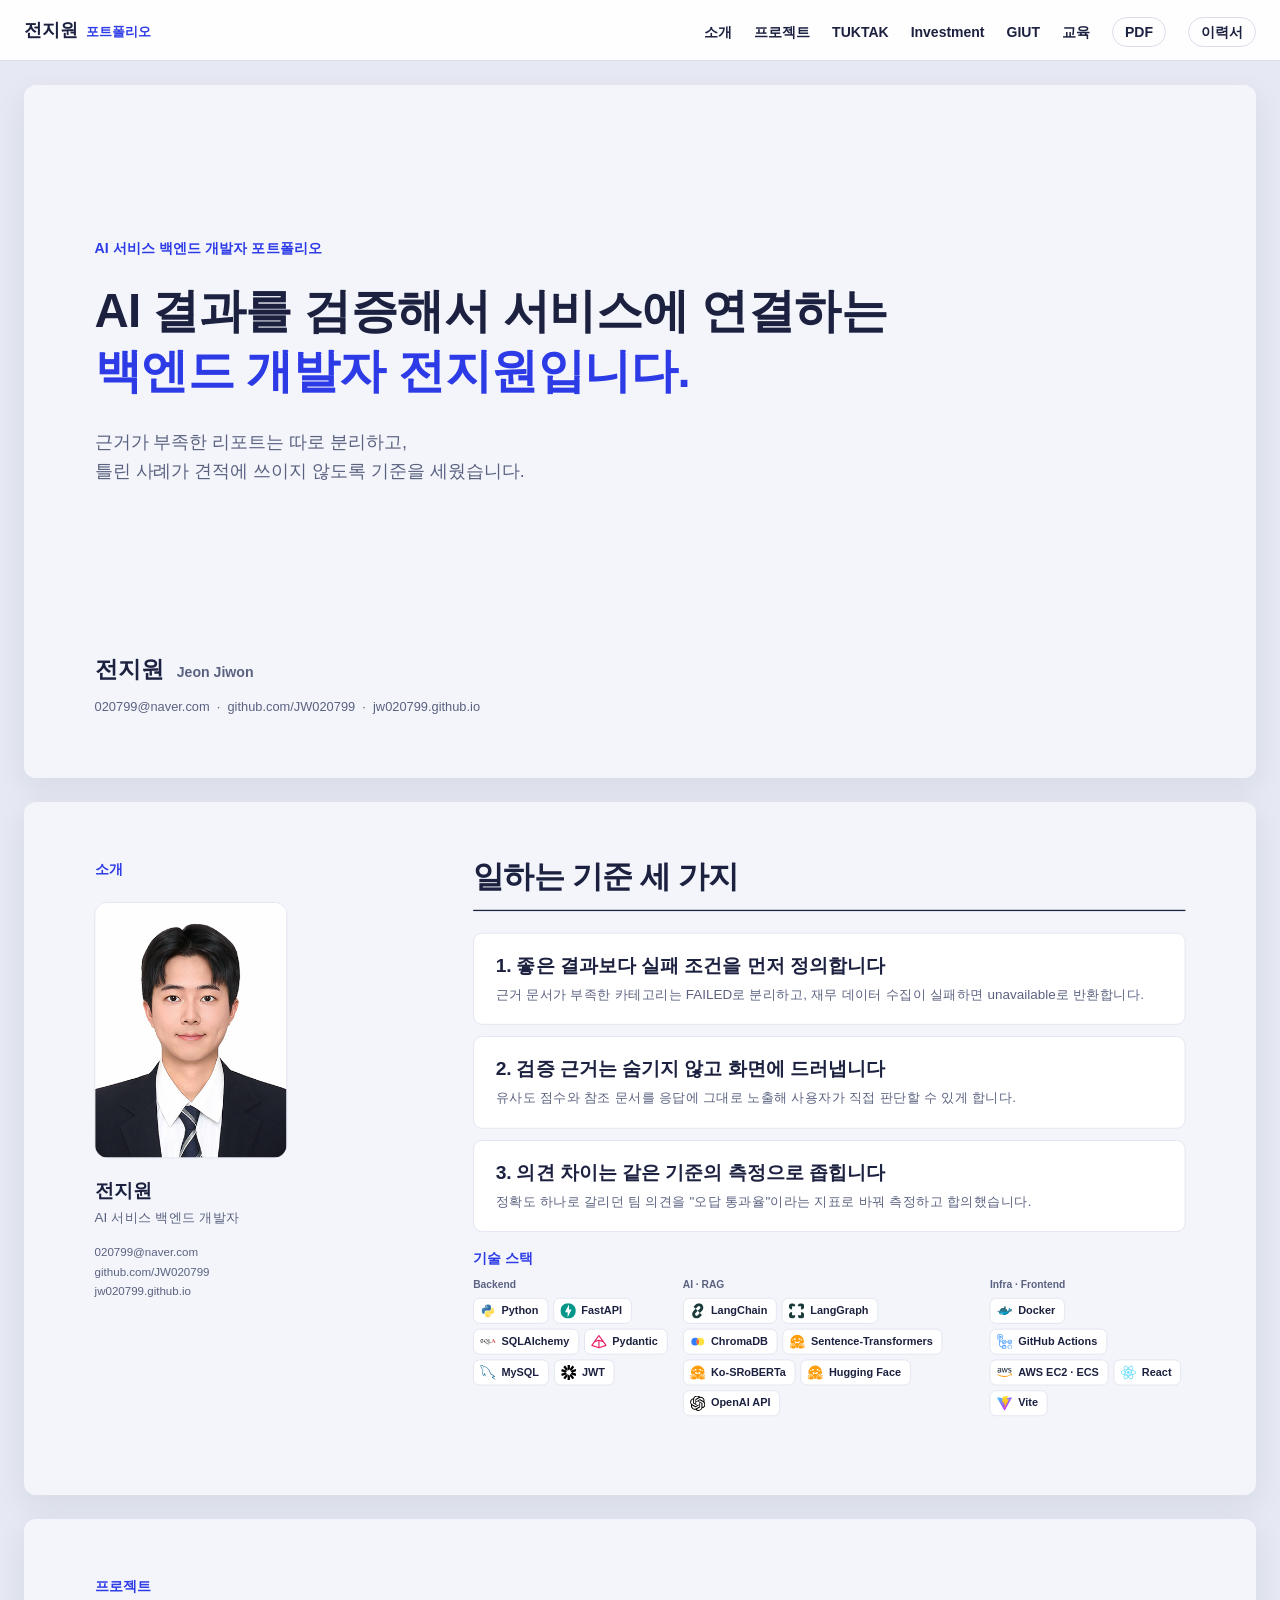
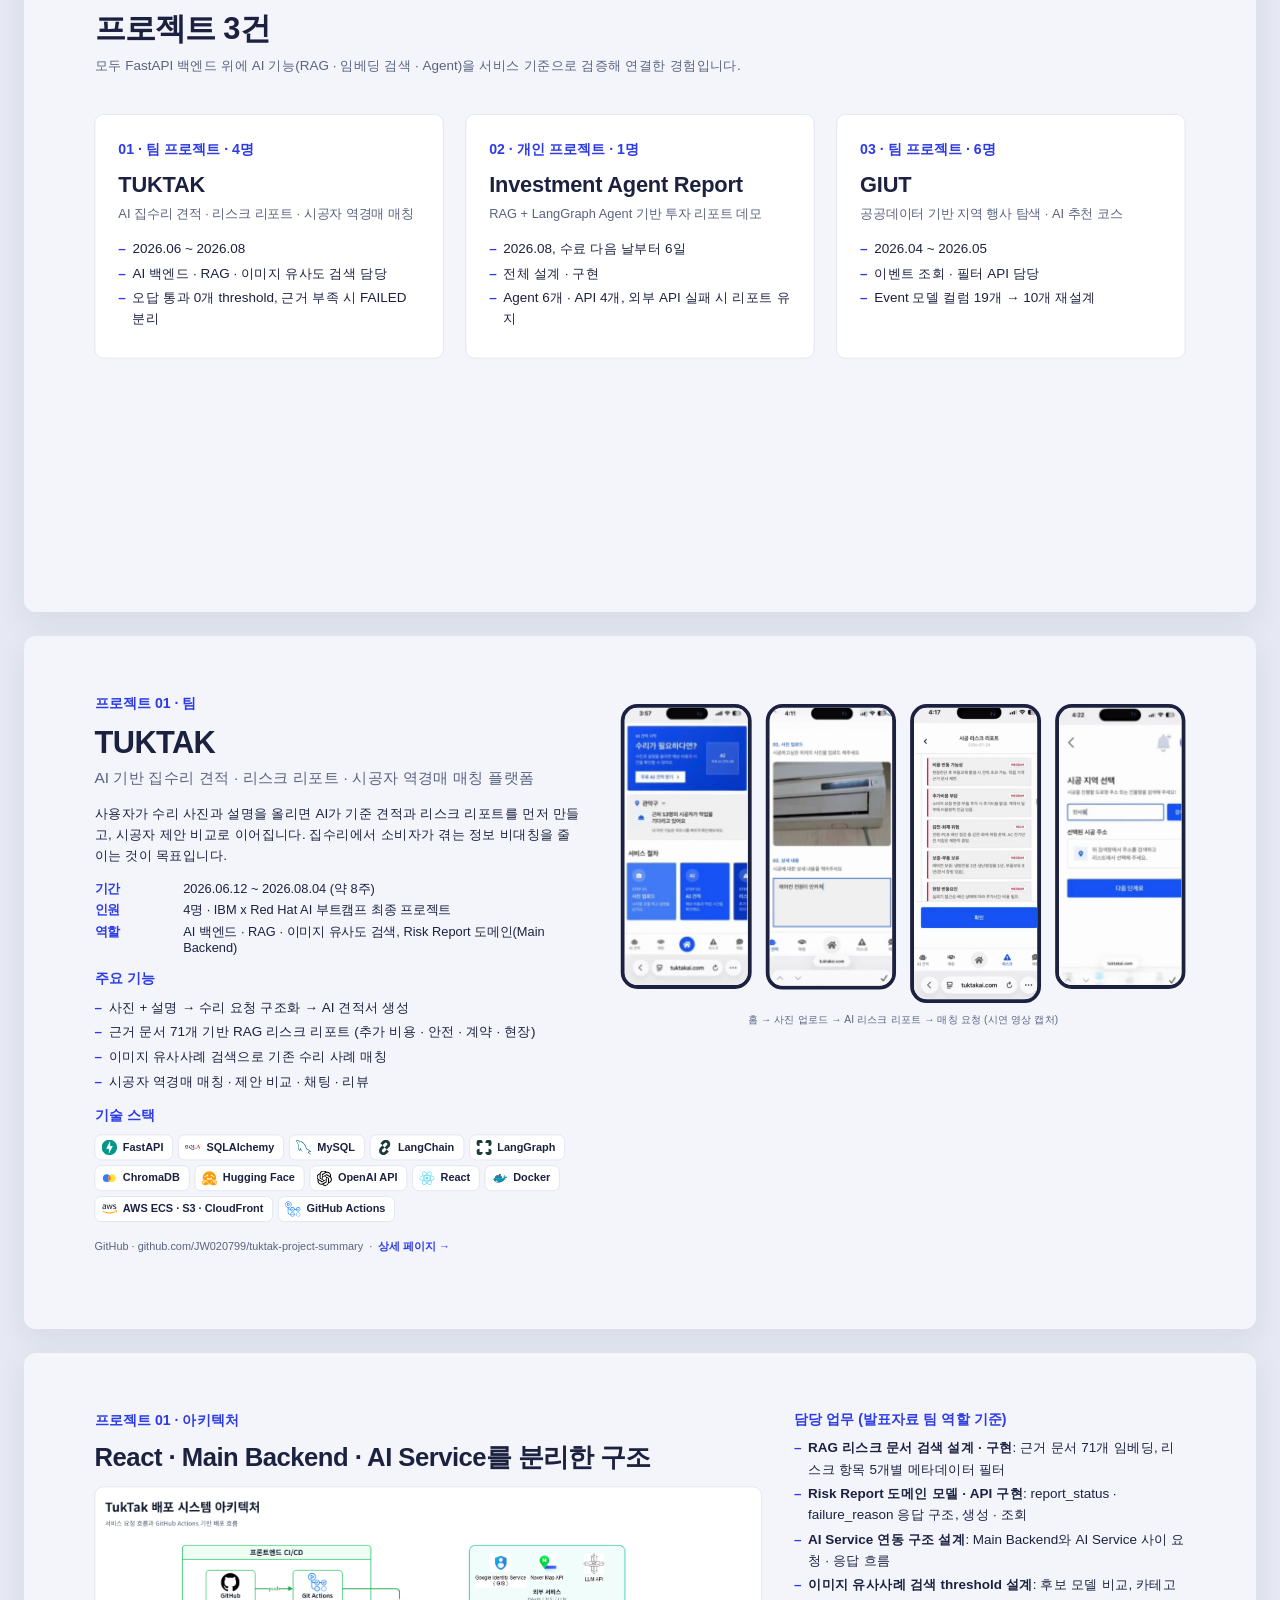
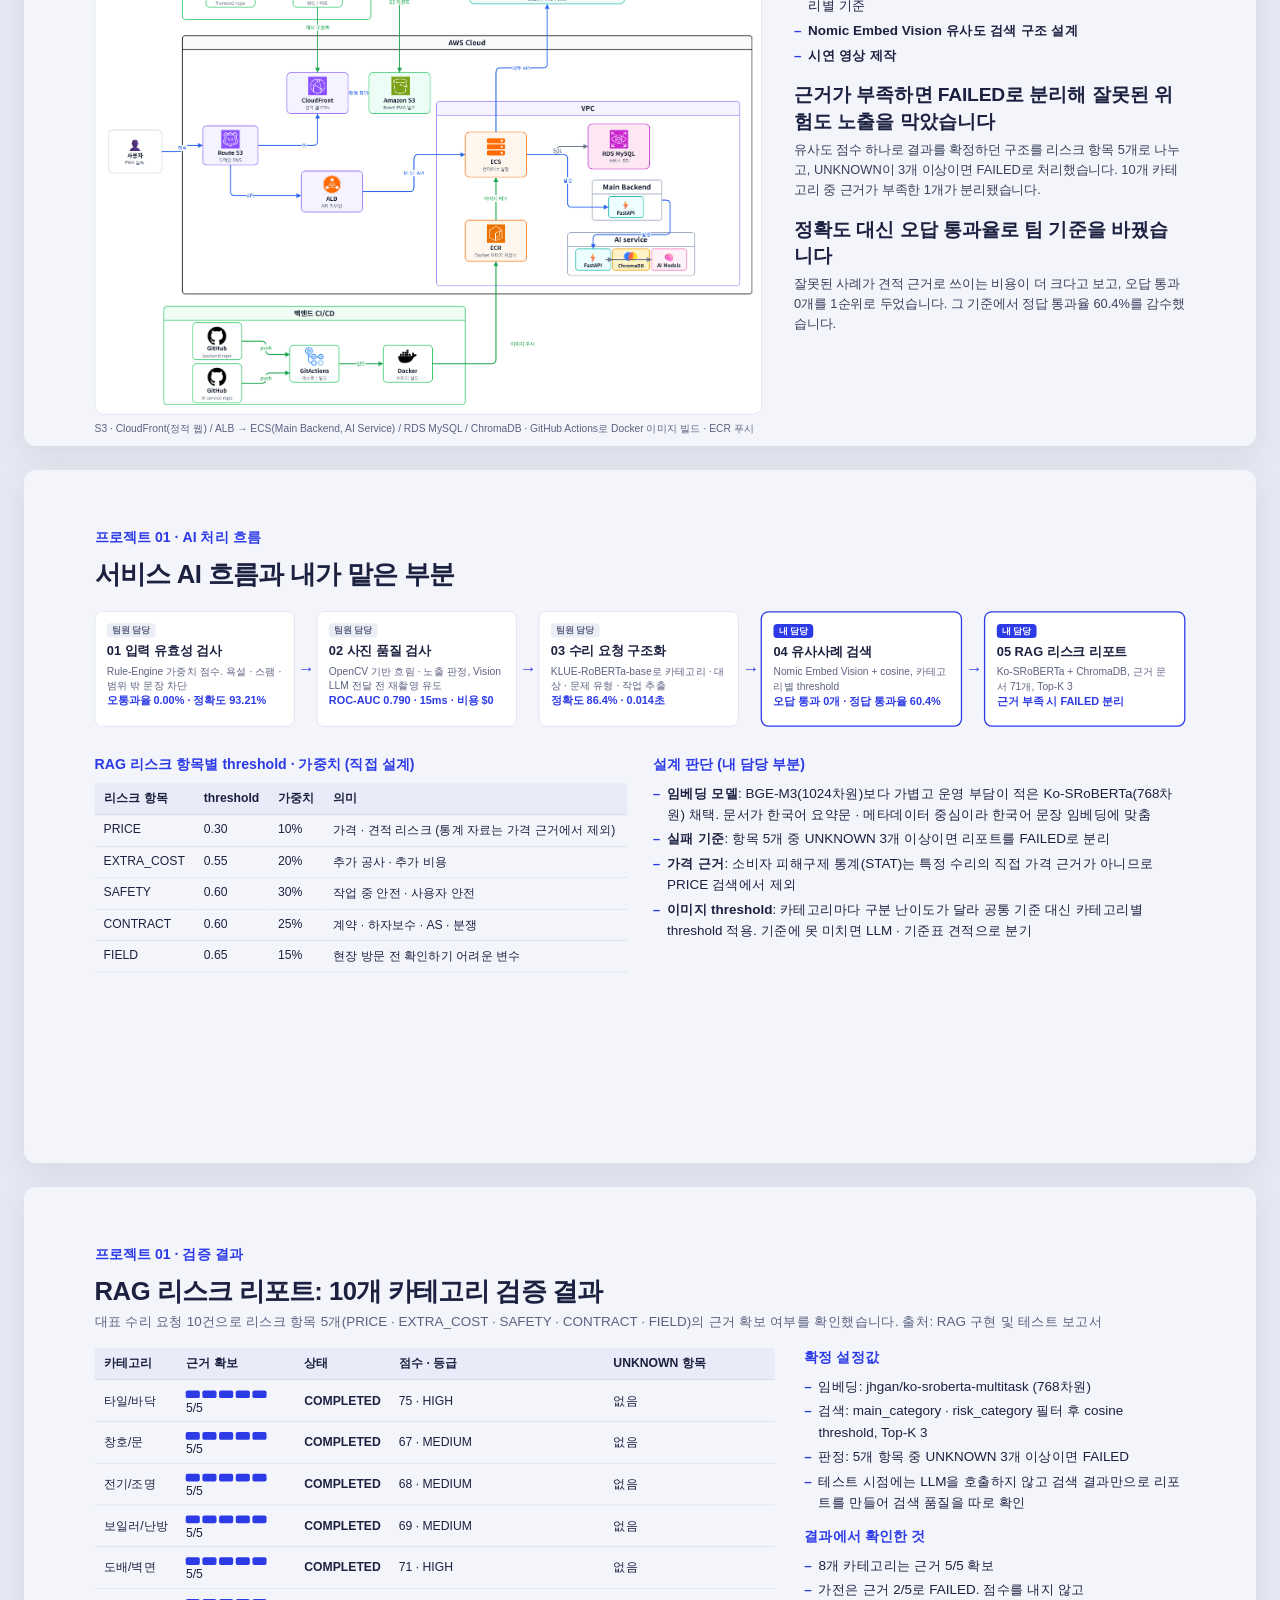
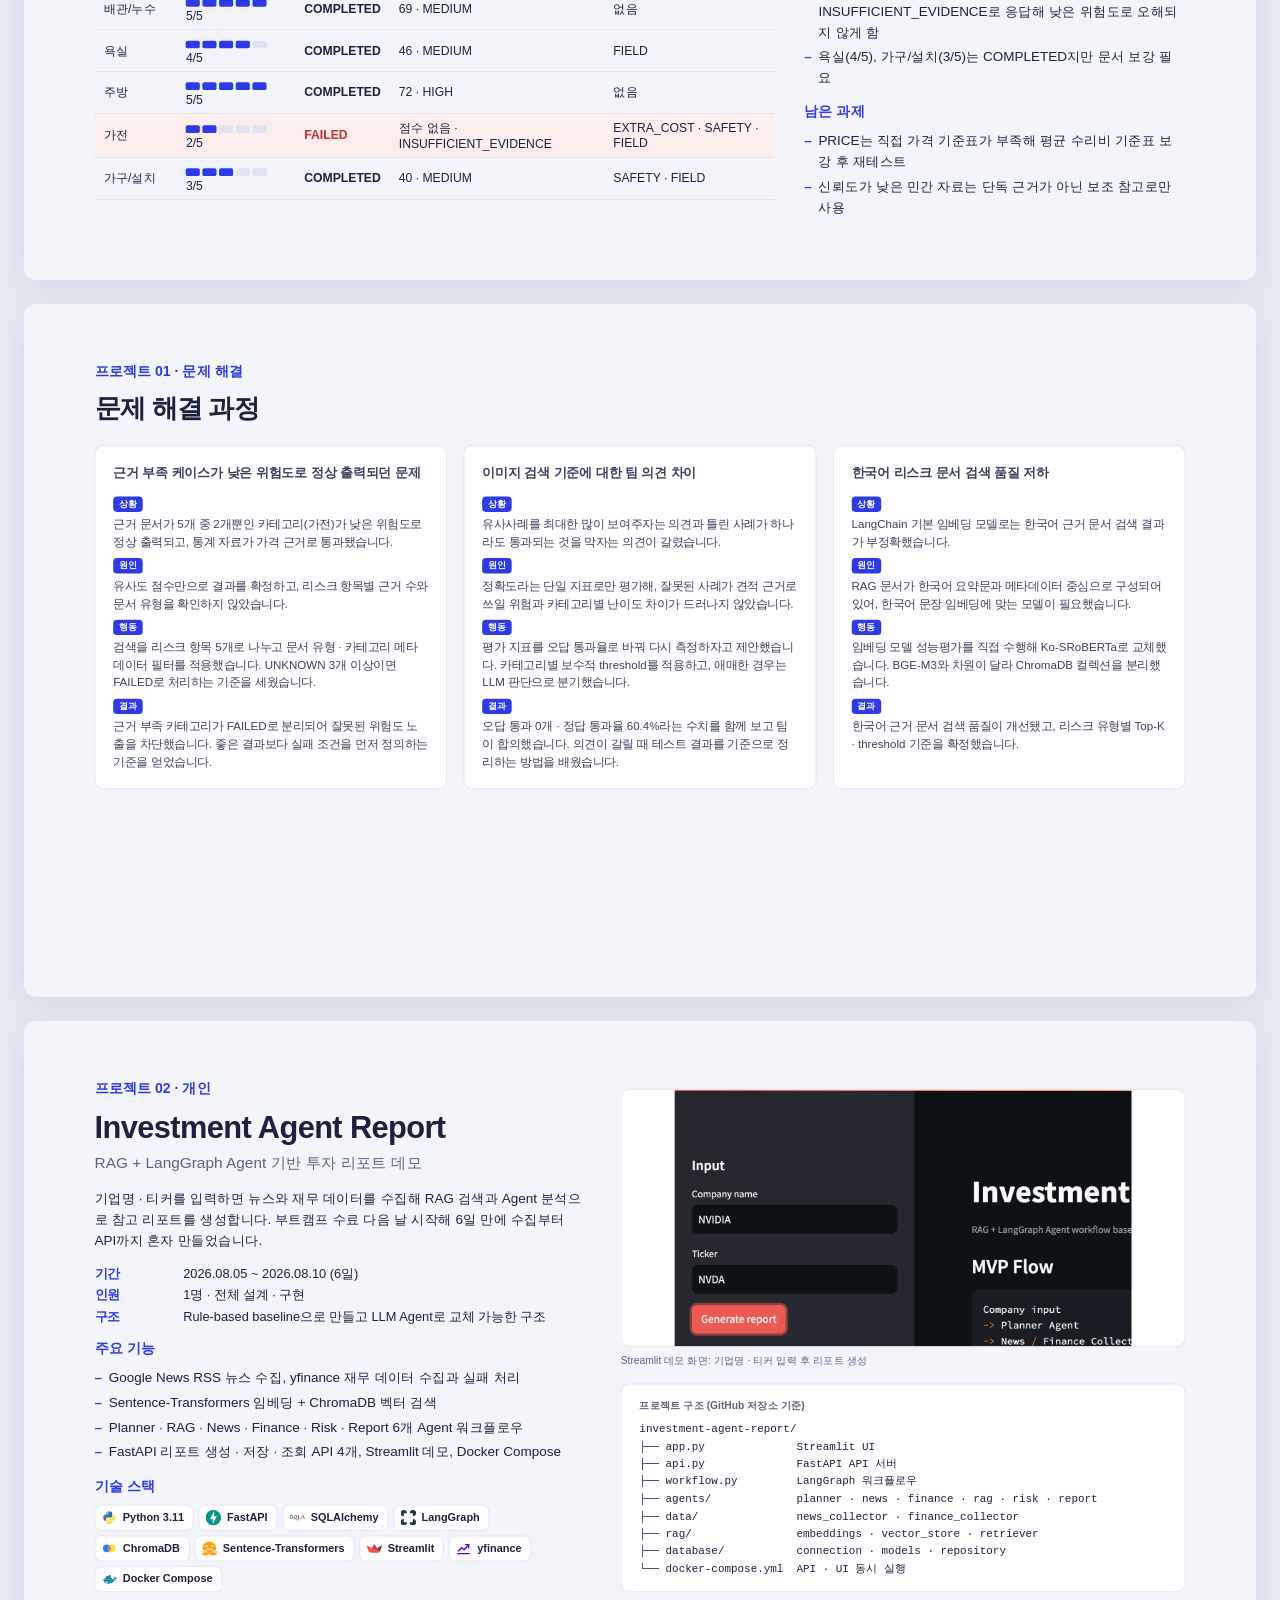
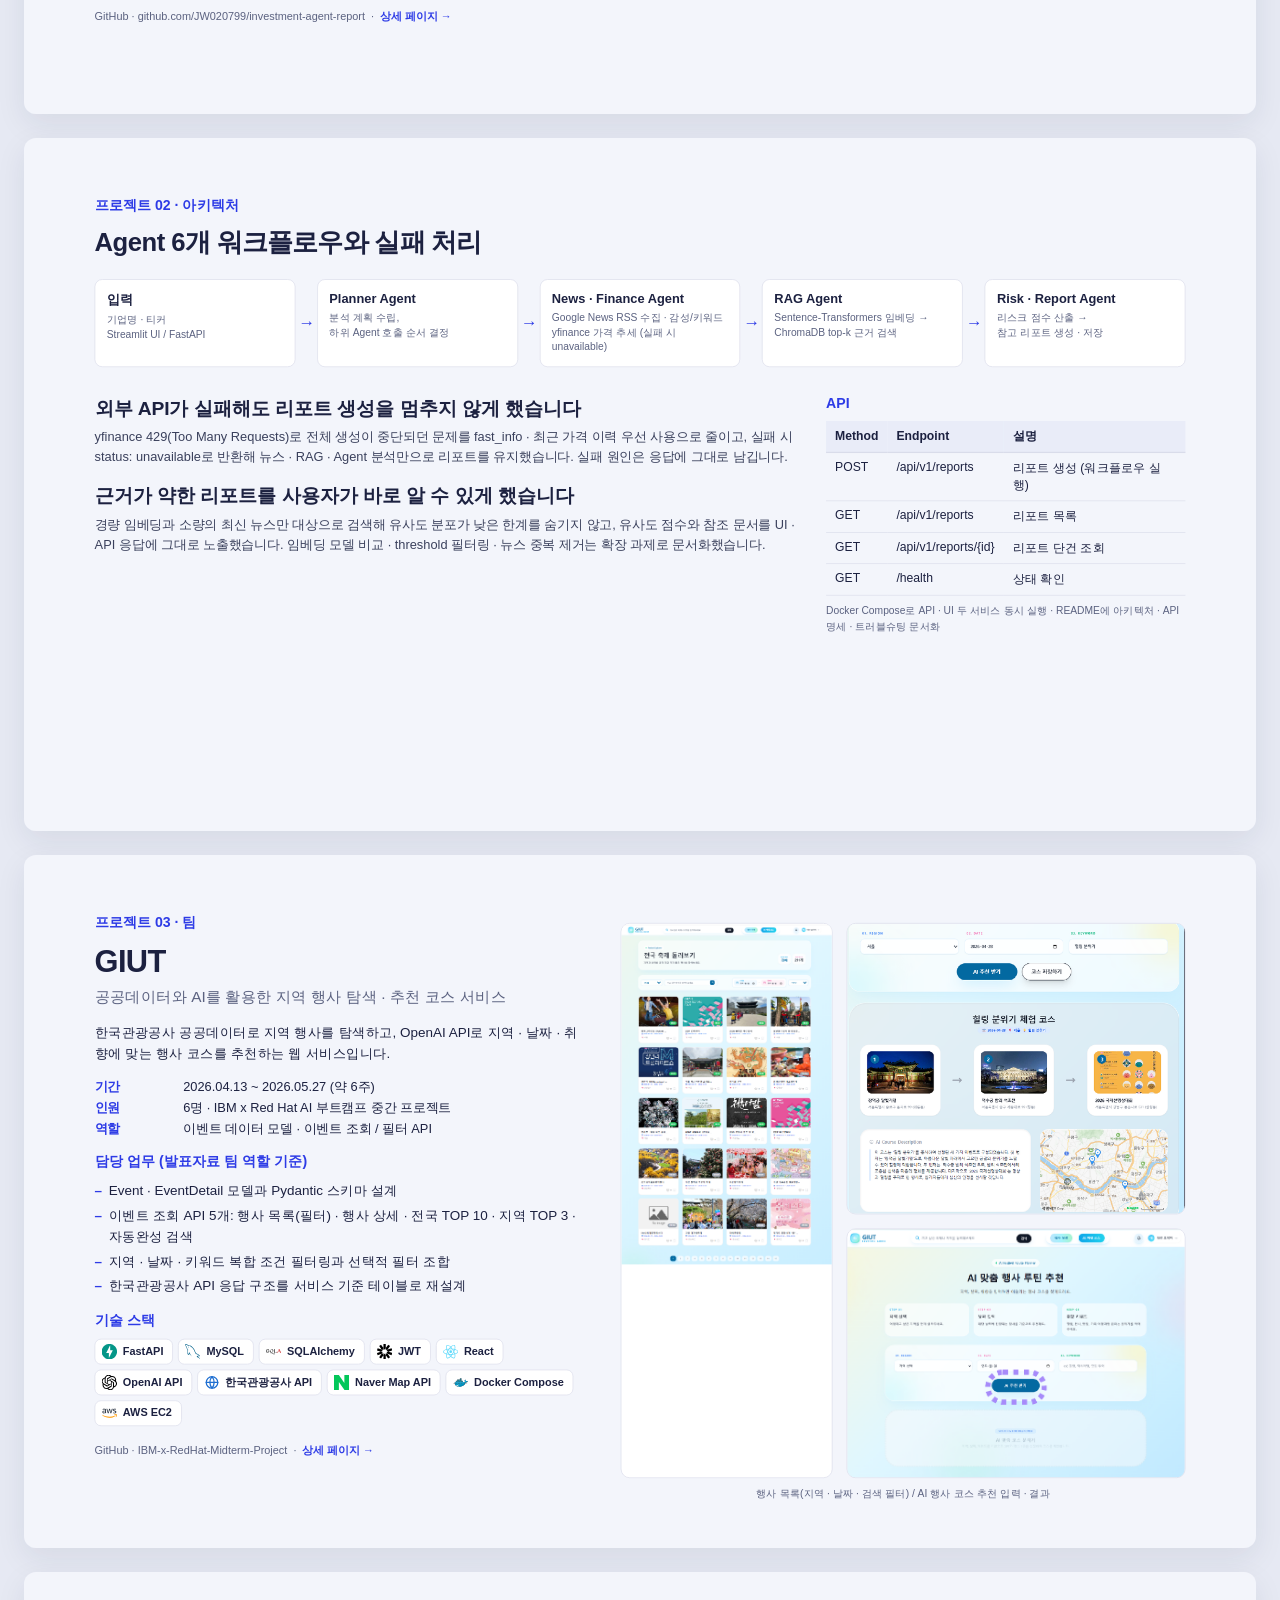
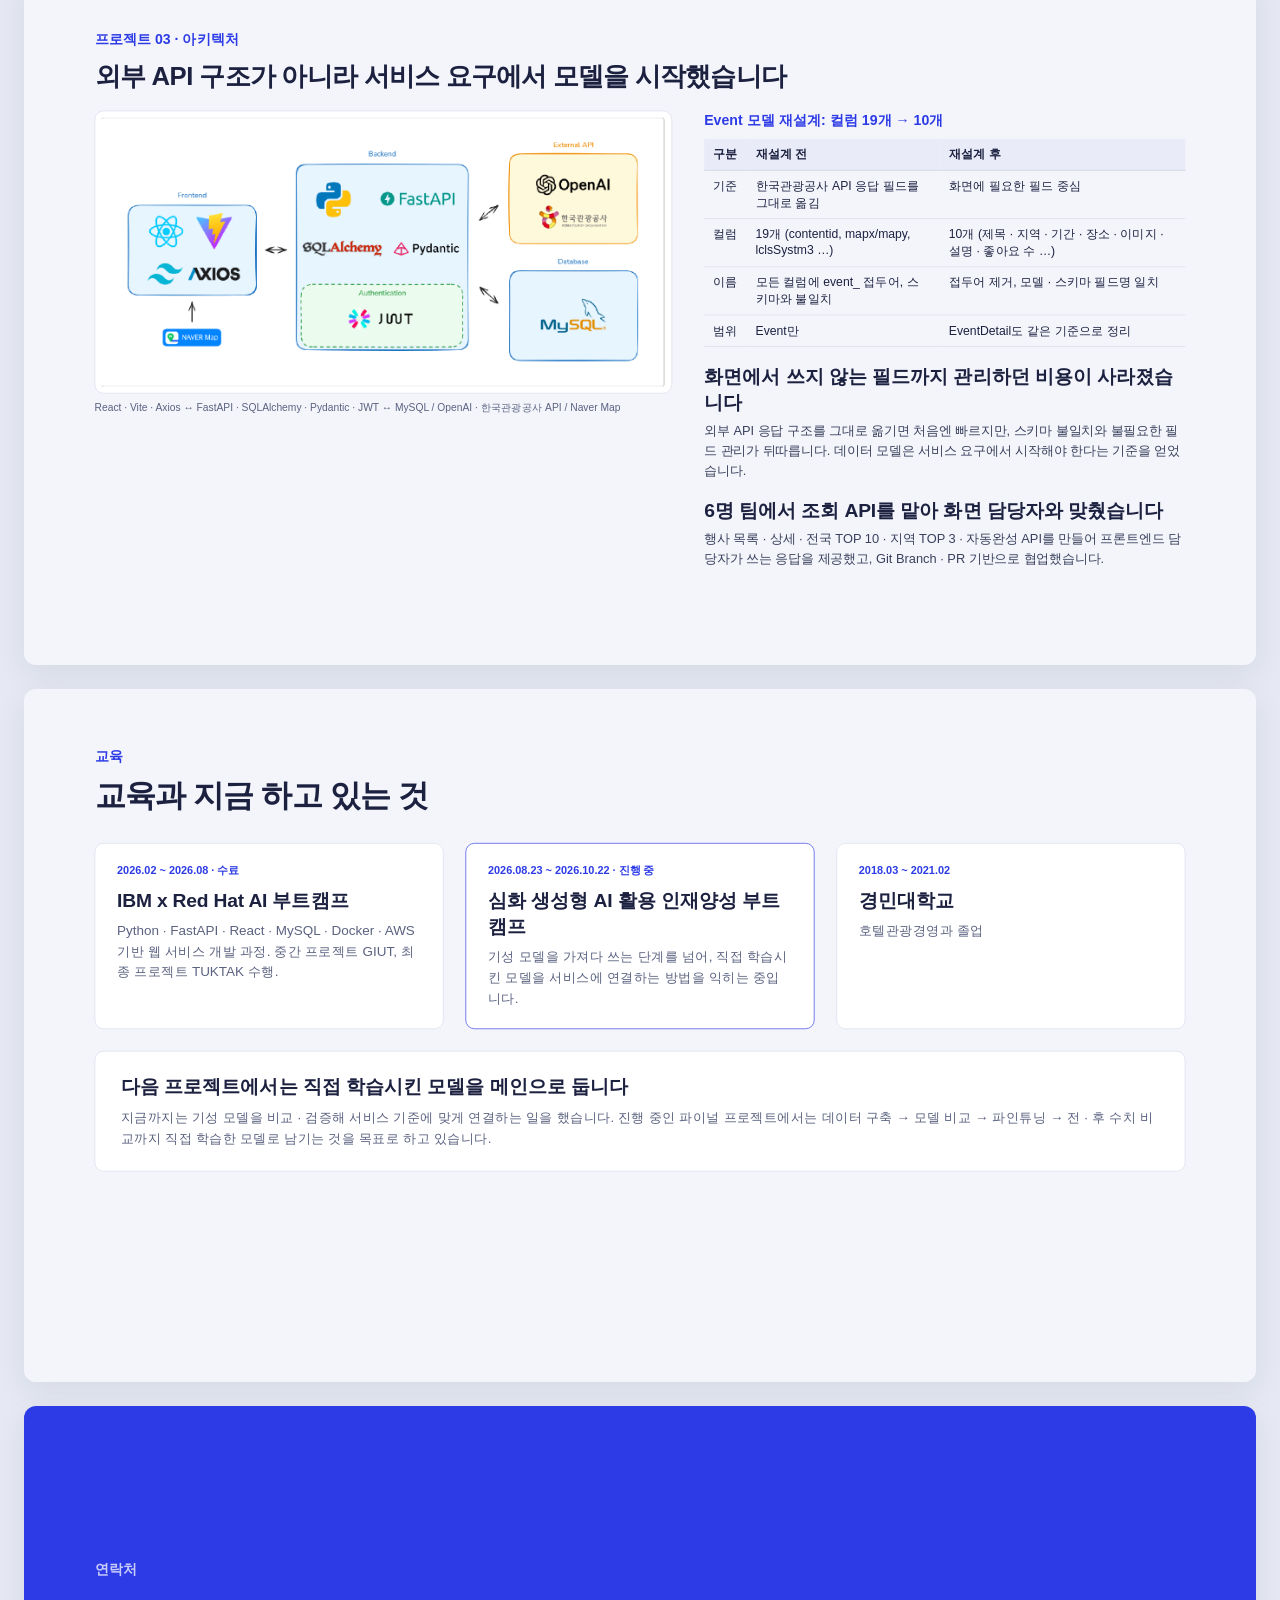
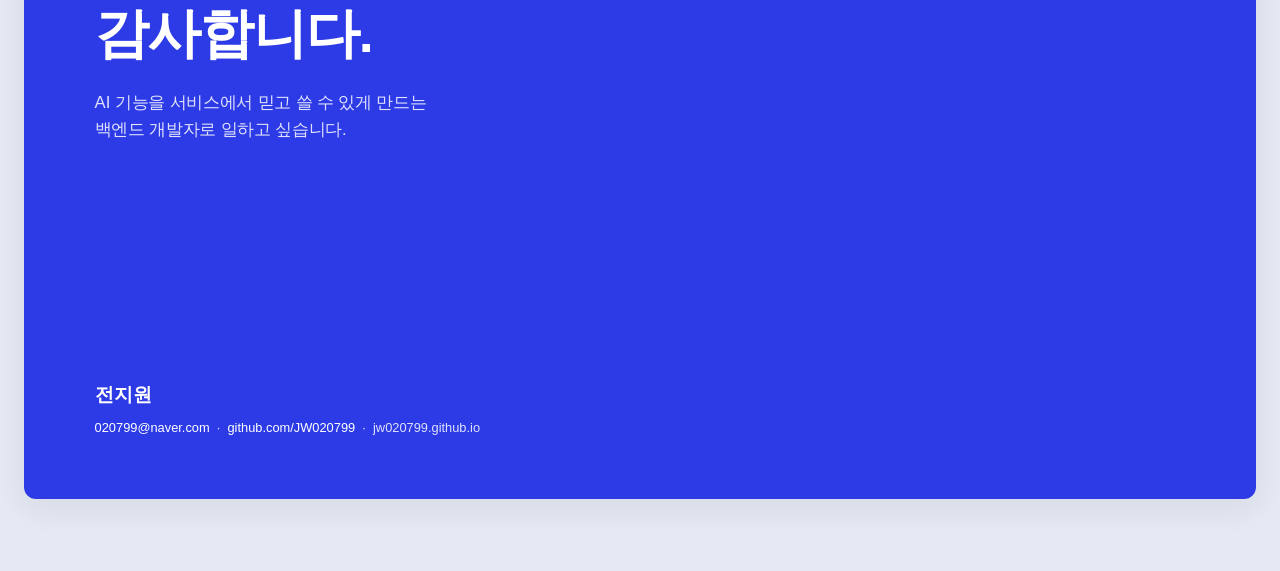
<file: index.html>
<!doctype html>
<html lang="ko">
<head>
<meta charset="utf-8" />
<meta name="viewport" content="width=device-width, initial-scale=1" />
<title>Jeon Jiwon | AI Service Backend Developer</title>
<meta name="description" content="AI 결과를 검증해서 서비스에 연결하는 백엔드 개발자 전지원의 포트폴리오" />
<meta property="og:title" content="전지원 | AI Service Backend Developer" />
<meta property="og:description" content="근거가 부족한 리포트는 따로 분리하고, 틀린 사례가 견적에 쓰이지 않도록 기준을 세웠습니다." />
<link rel="icon" href="assets/favicon.svg" type="image/svg+xml" />
<link rel="stylesheet" href="assets/css/deck.css?v=20260914eeeeeeebb" />
<link rel="stylesheet" href="assets/css/deck-web.css?v=20260914eeeeeeedb" />
</head>
<body class="web">
<nav class="deck-nav"><div class="in">
  <a class="brand" href="#cover">전지원<span>포트폴리오</span></a>
  <ul>
    <li><a href="#about">소개</a></li>
    <li><a href="#projects">프로젝트</a></li>
    <li><a href="#tuktak">TUKTAK</a></li>
    <li><a href="#investment">Investment</a></li>
    <li><a href="#giut">GIUT</a></li>
    <li><a href="#education">교육</a></li>
    <li><a class="pdf" href="assets/jeonjiwon-portfolio.pdf" target="_blank" rel="noopener">PDF</a></li>
    <li><a class="pdf" href="assets/jeonjiwon-resume.pdf" target="_blank" rel="noopener">이력서</a></li>
  </ul>
</div></nav>
<main class="deck">


<!-- 01 표지 -->
<div class="slide-wrap" id="cover"><section class="slide">
  <div style="margin-top:150px">
    <p class="kicker">AI 서비스 백엔드 개발자 포트폴리오</p>
    <h1 style="margin-top:34px;font-size:74px">AI 결과를 검증해서 서비스에 연결하는<br><span class="b">백엔드 개발자 전지원입니다.</span></h1>
    <p style="margin-top:44px;font-size:28px;color:var(--mute);line-height:1.6">근거가 부족한 리포트는 따로 분리하고,<br>틀린 사례가 견적에 쓰이지 않도록 기준을 세웠습니다.</p>
  </div>
  <div style="position:absolute;left:110px;bottom:96px">
    <p style="font-size:36px;font-weight:800">전지원 <span class="mute" style="font-size:22px;font-weight:700;margin-left:10px">Jeon Jiwon</span></p>
    <p class="mute" style="margin-top:14px;font-size:20px"><a href="mailto:020799@naver.com">020799@naver.com</a> &nbsp;·&nbsp; <a href="https://github.com/JW020799" target="_blank" rel="noopener">github.com/JW020799</a> &nbsp;·&nbsp; jw020799.github.io</p>
  </div>
</section></div>

<!-- 02 About -->
<div class="slide-wrap" id="about"><section class="slide">
  <div class="row" style="gap:70px">
    <div style="width:520px;flex:none">
      <p class="kicker">소개</p>
      <div class="shot" style="width:300px;margin:34px 0 30px;border-radius:20px"><img src="assets/shots/photo.png"></div>
      <h3>전지원</h3>
      <p class="mute" style="margin-top:6px">AI 서비스 백엔드 개발자</p>
      <p class="mute" style="font-size:18px;margin-top:22px;line-height:1.7">020799@naver.com<br>github.com/JW020799<br>jw020799.github.io</p>
    </div>
    <div class="col">
      <h2>일하는 기준 세 가지</h2>
      <div class="rule"></div>
      <div class="card" style="margin-bottom:18px"><h3>1. 좋은 결과보다 실패 조건을 먼저 정의합니다</h3><p class="mute" style="margin-top:8px">근거 문서가 부족한 카테고리는 FAILED로 분리하고, 재무 데이터 수집이 실패하면 unavailable로 반환합니다.</p></div>
      <div class="card" style="margin-bottom:18px"><h3>2. 검증 근거는 숨기지 않고 화면에 드러냅니다</h3><p class="mute" style="margin-top:8px">유사도 점수와 참조 문서를 응답에 그대로 노출해 사용자가 직접 판단할 수 있게 합니다.</p></div>
      <div class="card" style="margin-bottom:26px"><h3>3. 의견 차이는 같은 기준의 측정으로 좁힙니다</h3><p class="mute" style="margin-top:8px">정확도 하나로 갈리던 팀 의견을 "오답 통과율"이라는 지표로 바꿔 측정하고 합의했습니다.</p></div>
      <h4>기술 스택</h4>
      <div class="row" style="gap:22px">
        <div class="col"><p class="mute" style="font-size:16px;font-weight:800;margin-bottom:8px">Backend</p><div class="chips"><span><img src="assets/icons/tech/python.svg" alt="">Python</span><span><img src="assets/icons/tech/fastapi.svg" alt="">FastAPI</span><span><img src="assets/icons/tech/sqlalchemy.svg" alt="">SQLAlchemy</span><span><img src="assets/icons/tech/pydantic.svg" alt="">Pydantic</span><span><img src="assets/icons/tech/mysql.svg" alt="">MySQL</span><span><img src="assets/icons/tech/jwt.svg" alt="">JWT</span></div></div>
        <div class="col" style="flex:1.5"><p class="mute" style="font-size:16px;font-weight:800;margin-bottom:8px">AI · RAG</p><div class="chips"><span><img src="assets/icons/tech/langchain.svg" alt="">LangChain</span><span><img src="assets/icons/tech/langgraph.svg" alt="">LangGraph</span><span><img src="assets/icons/tech/chromadb.svg" alt="">ChromaDB</span><span><img src="assets/icons/tech/huggingface.svg" alt="">Sentence-Transformers</span><span><img src="assets/icons/tech/huggingface.svg" alt="">Ko-SRoBERTa</span><span><img src="assets/icons/tech/huggingface.svg" alt="">Hugging Face</span><span><img src="assets/icons/tech/openai.svg" alt="">OpenAI API</span></div></div>
        <div class="col"><p class="mute" style="font-size:16px;font-weight:800;margin-bottom:8px">Infra · Frontend</p><div class="chips"><span><img src="assets/icons/tech/docker.svg" alt="">Docker</span><span><img src="assets/icons/tech/githubactions.svg" alt="">GitHub Actions</span><span><img src="assets/icons/tech/aws.svg" alt="">AWS EC2 · ECS</span><span><img src="assets/icons/tech/react.svg" alt="">React</span><span><img src="assets/icons/tech/vite.svg" alt="">Vite</span></div></div>
      </div>
    </div>
  </div>
</section></div>

<!-- 03 프로젝트 목차 -->
<div class="slide-wrap" id="projects"><section class="slide">
  <p class="kicker">프로젝트</p>
  <h2 style="margin-top:20px">프로젝트 3건</h2>
  <p class="mute" style="margin-top:12px">모두 FastAPI 백엔드 위에 AI 기능(RAG · 임베딩 검색 · Agent)을 서비스 기준으로 검증해 연결한 경험입니다.</p>
  <div class="pj-idx">
    <div class="card"><p class="n">01 · 팀 프로젝트 · 4명</p><h3>TUKTAK</h3><p class="sub">AI 집수리 견적 · 리스크 리포트 · 시공자 역경매 매칭</p><ul class="dash"><li>2026.06 ~ 2026.08</li><li>AI 백엔드 · RAG · 이미지 유사도 검색 담당</li><li>오답 통과 0개 threshold, 근거 부족 시 FAILED 분리</li></ul></div>
    <div class="card"><p class="n">02 · 개인 프로젝트 · 1명</p><h3>Investment Agent Report</h3><p class="sub">RAG + LangGraph Agent 기반 투자 리포트 데모</p><ul class="dash"><li>2026.08, 수료 다음 날부터 6일</li><li>전체 설계 · 구현</li><li>Agent 6개 · API 4개, 외부 API 실패 시 리포트 유지</li></ul></div>
    <div class="card"><p class="n">03 · 팀 프로젝트 · 6명</p><h3>GIUT</h3><p class="sub">공공데이터 기반 지역 행사 탐색 · AI 추천 코스</p><ul class="dash"><li>2026.04 ~ 2026.05</li><li>이벤트 조회 · 필터 API 담당</li><li>Event 모델 컬럼 19개 → 10개 재설계</li></ul></div>
  </div>
</section></div>

<!-- 04 TUKTAK 개요 -->
<div class="slide-wrap" id="tuktak"><section class="slide">
  <div class="row" style="gap:60px">
    <div style="width:760px;flex:none">
      <p class="kicker">프로젝트 01 · 팀</p>
      <h2 style="margin-top:16px">TUKTAK</h2>
      <p class="mute" style="font-size:24px;margin-top:6px">AI 기반 집수리 견적 · 리스크 리포트 · 시공자 역경매 매칭 플랫폼</p>
      <p style="margin-top:22px">사용자가 수리 사진과 설명을 올리면 AI가 기준 견적과 리스크 리포트를 먼저 만들고, 시공자 제안 비교로 이어집니다. 집수리에서 소비자가 겪는 정보 비대칭을 줄이는 것이 목표입니다.</p>
      <div class="meta">
        <span class="k">기간</span><span>2026.06.12 ~ 2026.08.04 (약 8주)</span>
        <span class="k">인원</span><span>4명 · IBM x Red Hat AI 부트캠프 최종 프로젝트</span>
        <span class="k">역할</span><span>AI 백엔드 · RAG · 이미지 유사도 검색, Risk Report 도메인(Main Backend)</span>
      </div>
      <h4>주요 기능</h4>
      <ul class="dash">
        <li>사진 + 설명 → 수리 요청 구조화 → AI 견적서 생성</li>
        <li>근거 문서 71개 기반 RAG 리스크 리포트 (추가 비용 · 안전 · 계약 · 현장)</li>
        <li>이미지 유사사례 검색으로 기존 수리 사례 매칭</li>
        <li>시공자 역경매 매칭 · 제안 비교 · 채팅 · 리뷰</li>
      </ul>
      <h4 style="margin-top:22px">기술 스택</h4>
      <div class="chips"><span><img src="assets/icons/tech/fastapi.svg" alt="">FastAPI</span><span><img src="assets/icons/tech/sqlalchemy.svg" alt="">SQLAlchemy</span><span><img src="assets/icons/tech/mysql.svg" alt="">MySQL</span><span><img src="assets/icons/tech/langchain.svg" alt="">LangChain</span><span><img src="assets/icons/tech/langgraph.svg" alt="">LangGraph</span><span><img src="assets/icons/tech/chromadb.svg" alt="">ChromaDB</span><span><img src="assets/icons/tech/huggingface.svg" alt="">Hugging Face</span><span><img src="assets/icons/tech/openai.svg" alt="">OpenAI API</span><span><img src="assets/icons/tech/react.svg" alt="">React</span><span><img src="assets/icons/tech/docker.svg" alt="">Docker</span><span><img src="assets/icons/tech/aws.svg" alt="">AWS ECS · S3 · CloudFront</span><span><img src="assets/icons/tech/githubactions.svg" alt="">GitHub Actions</span></div>
      <p class="mute" style="font-size:17px;margin-top:26px"><a href="https://github.com/JW020799/tuktak-project-summary" target="_blank" rel="noopener">GitHub · github.com/JW020799/tuktak-project-summary</a> &nbsp;·&nbsp; <a class="b" href="projects/tuktak/">상세 페이지 →</a></p>
    </div>
    <div class="col">
      <div class="phones" style="margin-top:18px">
        <div class="shot" style="width:220px"><img src="assets/shots/phone_home.png"></div>
        <div class="shot" style="width:220px"><img src="assets/shots/phone_upload.png"></div>
        <div class="shot" style="width:220px"><img src="assets/shots/phone_risk2.png"></div>
        <div class="shot" style="width:220px"><img src="assets/shots/phone_match.png"></div>
      </div>
      <p class="mute" style="font-size:16px;margin-top:14px;text-align:center">홈 → 사진 업로드 → AI 리스크 리포트 → 매칭 요청 (시연 영상 캡처)</p>
    </div>
  </div>
</section></div>

<!-- 05 TUKTAK 아키텍처 · 역할 -->
<div class="slide-wrap" id="tuktak-architecture"><section class="slide">
  <div class="row" style="gap:50px">
    <div style="width:1040px;flex:none">
      <p class="kicker">프로젝트 01 · 아키텍처</p>
      <h2 style="margin-top:16px;font-size:40px">React · Main Backend · AI Service를 분리한 구조</h2>
      <div class="shot" style="margin-top:22px;padding:14px;background:#fff"><img src="assets/projects/resource-thumbs/deploy-architecture.png"></div>
      <p class="mute" style="font-size:16px;margin-top:10px">S3 · CloudFront(정적 웹) / ALB → ECS(Main Backend, AI Service) / RDS MySQL / ChromaDB · GitHub Actions로 Docker 이미지 빌드 · ECR 푸시</p>
    </div>
    <div class="col">
      <h4>담당 업무 (발표자료 팀 역할 기준)</h4>
      <ul class="dash">
        <li><b>RAG 리스크 문서 검색 설계 · 구현</b>: 근거 문서 71개 임베딩, 리스크 항목 5개별 메타데이터 필터</li>
        <li><b>Risk Report 도메인 모델 · API 구현</b>: report_status · failure_reason 응답 구조, 생성 · 조회</li>
        <li><b>AI Service 연동 구조 설계</b>: Main Backend와 AI Service 사이 요청 · 응답 흐름</li>
        <li><b>이미지 유사사례 검색 threshold 설계</b>: 후보 모델 비교, 카테고리별 기준</li>
        <li><b>Nomic Embed Vision 유사도 검색 구조 설계</b></li>
        <li><b>시연 영상 제작</b></li>
      </ul>
      <div class="learn">
        <h3>근거가 부족하면 FAILED로 분리해 잘못된 위험도 노출을 막았습니다</h3>
        <p>유사도 점수 하나로 결과를 확정하던 구조를 리스크 항목 5개로 나누고, UNKNOWN이 3개 이상이면 FAILED로 처리했습니다. 10개 카테고리 중 근거가 부족한 1개가 분리됐습니다.</p>
      </div>
      <div class="learn">
        <h3>정확도 대신 오답 통과율로 팀 기준을 바꿨습니다</h3>
        <p>잘못된 사례가 견적 근거로 쓰이는 비용이 더 크다고 보고, 오답 통과 0개를 1순위로 두었습니다. 그 기준에서 정답 통과율 60.4%를 감수했습니다.</p>
      </div>
    </div>
  </div>
</section></div>

<!-- 06 TUKTAK AI 흐름 + RAG 설계 -->
<div class="slide-wrap" id="tuktak-pipeline"><section class="slide">
  <p class="kicker">프로젝트 01 · AI 처리 흐름</p>
  <h2 style="margin-top:16px;font-size:40px">서비스 AI 흐름과 내가 맡은 부분</h2>
  <div class="flow" style="margin-top:34px">
    <div class="st"><em class="tag">팀원 담당</em><b>01 입력 유효성 검사</b><span>Rule-Engine 가중치 점수. 욕설 · 스팸 · 범위 밖 문장 차단<br><b style="color:var(--blue);font-size:17px">오통과율 0.00% · 정확도 93.21%</b></span></div>
    <div class="st"><em class="tag">팀원 담당</em><b>02 사진 품질 검사</b><span>OpenCV 기반 흐림 · 노출 판정, Vision LLM 전달 전 재촬영 유도<br><b style="color:var(--blue);font-size:17px">ROC-AUC 0.790 · 15ms · 비용 $0</b></span></div>
    <div class="st"><em class="tag">팀원 담당</em><b>03 수리 요청 구조화</b><span>KLUE-RoBERTa-base로 카테고리 · 대상 · 문제 유형 · 작업 추출<br><b style="color:var(--blue);font-size:17px">정확도 86.4% · 0.014초</b></span></div>
    <div class="st me"><em class="tag me">내 담당</em><b>04 유사사례 검색</b><span>Nomic Embed Vision + cosine, 카테고리별 threshold<br><b style="color:var(--blue);font-size:17px">오답 통과 0개 · 정답 통과율 60.4%</b></span></div>
    <div class="st me"><em class="tag me">내 담당</em><b>05 RAG 리스크 리포트</b><span>Ko-SRoBERTa + ChromaDB, 근거 문서 71개, Top-K 3<br><b style="color:var(--blue);font-size:17px">근거 부족 시 FAILED 분리</b></span></div>
  </div>
  <div class="row" style="margin-top:44px;gap:40px">
    <div class="col">
      <h4>RAG 리스크 항목별 threshold · 가중치 (직접 설계)</h4>
      <table><tr><th>리스크 항목</th><th>threshold</th><th>가중치</th><th>의미</th></tr>
        <tr><td>PRICE</td><td class="num">0.30</td><td class="num">10%</td><td>가격 · 견적 리스크 (통계 자료는 가격 근거에서 제외)</td></tr>
        <tr><td>EXTRA_COST</td><td class="num">0.55</td><td class="num">20%</td><td>추가 공사 · 추가 비용</td></tr>
        <tr><td>SAFETY</td><td class="num">0.60</td><td class="num">30%</td><td>작업 중 안전 · 사용자 안전</td></tr>
        <tr><td>CONTRACT</td><td class="num">0.60</td><td class="num">25%</td><td>계약 · 하자보수 · AS · 분쟁</td></tr>
        <tr><td>FIELD</td><td class="num">0.65</td><td class="num">15%</td><td>현장 방문 전 확인하기 어려운 변수</td></tr>
      </table>
    </div>
    <div class="col">
      <h4>설계 판단 (내 담당 부분)</h4>
      <ul class="dash">
        <li><b>임베딩 모델</b>: BGE-M3(1024차원)보다 가볍고 운영 부담이 적은 Ko-SRoBERTa(768차원) 채택. 문서가 한국어 요약문 · 메타데이터 중심이라 한국어 문장 임베딩에 맞춤</li>
        <li><b>실패 기준</b>: 항목 5개 중 UNKNOWN 3개 이상이면 리포트를 FAILED로 분리</li>
        <li><b>가격 근거</b>: 소비자 피해구제 통계(STAT)는 특정 수리의 직접 가격 근거가 아니므로 PRICE 검색에서 제외</li>
        <li><b>이미지 threshold</b>: 카테고리마다 구분 난이도가 달라 공통 기준 대신 카테고리별 threshold 적용. 기준에 못 미치면 LLM · 기준표 견적으로 분기</li>
      </ul>
    </div>
  </div>
</section></div>

<!-- 07 TUKTAK RAG 검증 결과 -->
<div class="slide-wrap" id="tuktak-evaluation"><section class="slide">
  <p class="kicker">프로젝트 01 · 검증 결과</p>
  <h2 style="margin-top:16px;font-size:40px">RAG 리스크 리포트: 10개 카테고리 검증 결과</h2>
  <p class="mute" style="margin-top:8px">대표 수리 요청 10건으로 리스크 항목 5개(PRICE · EXTRA_COST · SAFETY · CONTRACT · FIELD)의 근거 확보 여부를 확인했습니다. 출처: RAG 구현 및 테스트 보고서</p>
  <div class="row" style="margin-top:24px;gap:46px">
    <div style="width:1060px;flex:none">
      <table class="ev"><tr><th>카테고리</th><th>근거 확보</th><th>상태</th><th>점수 · 등급</th><th>UNKNOWN 항목</th></tr>
<tr><td>타일/바닥</td><td><span class="ev5"><i class="on"></i><i class="on"></i><i class="on"></i><i class="on"></i><i class="on"></i></span>5/5</td><td class="st-completed">COMPLETED</td><td>75 · HIGH</td><td>없음</td></tr>
<tr><td>창호/문</td><td><span class="ev5"><i class="on"></i><i class="on"></i><i class="on"></i><i class="on"></i><i class="on"></i></span>5/5</td><td class="st-completed">COMPLETED</td><td>67 · MEDIUM</td><td>없음</td></tr>
<tr><td>전기/조명</td><td><span class="ev5"><i class="on"></i><i class="on"></i><i class="on"></i><i class="on"></i><i class="on"></i></span>5/5</td><td class="st-completed">COMPLETED</td><td>68 · MEDIUM</td><td>없음</td></tr>
<tr><td>보일러/난방</td><td><span class="ev5"><i class="on"></i><i class="on"></i><i class="on"></i><i class="on"></i><i class="on"></i></span>5/5</td><td class="st-completed">COMPLETED</td><td>69 · MEDIUM</td><td>없음</td></tr>
<tr><td>도배/벽면</td><td><span class="ev5"><i class="on"></i><i class="on"></i><i class="on"></i><i class="on"></i><i class="on"></i></span>5/5</td><td class="st-completed">COMPLETED</td><td>71 · HIGH</td><td>없음</td></tr>
<tr><td>배관/누수</td><td><span class="ev5"><i class="on"></i><i class="on"></i><i class="on"></i><i class="on"></i><i class="on"></i></span>5/5</td><td class="st-completed">COMPLETED</td><td>69 · MEDIUM</td><td>없음</td></tr>
<tr><td>욕실</td><td><span class="ev5"><i class="on"></i><i class="on"></i><i class="on"></i><i class="on"></i><i class=""></i></span>4/5</td><td class="st-completed">COMPLETED</td><td>46 · MEDIUM</td><td>FIELD</td></tr>
<tr><td>주방</td><td><span class="ev5"><i class="on"></i><i class="on"></i><i class="on"></i><i class="on"></i><i class="on"></i></span>5/5</td><td class="st-completed">COMPLETED</td><td>72 · HIGH</td><td>없음</td></tr>
<tr class="fail"><td>가전</td><td><span class="ev5"><i class="on"></i><i class="on"></i><i class=""></i><i class=""></i><i class=""></i></span>2/5</td><td class="st-failed">FAILED</td><td>점수 없음 · INSUFFICIENT_EVIDENCE</td><td>EXTRA_COST · SAFETY · FIELD</td></tr>
<tr><td>가구/설치</td><td><span class="ev5"><i class="on"></i><i class="on"></i><i class="on"></i><i class=""></i><i class=""></i></span>3/5</td><td class="st-completed">COMPLETED</td><td>40 · MEDIUM</td><td>SAFETY · FIELD</td></tr>
      </table>
    </div>
    <div class="col">
      <h4>확정 설정값</h4>
      <ul class="dash">
        <li>임베딩: jhgan/ko-sroberta-multitask (768차원)</li>
        <li>검색: main_category · risk_category 필터 후 cosine threshold, Top-K 3</li>
        <li>판정: 5개 항목 중 UNKNOWN 3개 이상이면 FAILED</li>
        <li>테스트 시점에는 LLM을 호출하지 않고 검색 결과만으로 리포트를 만들어 검색 품질을 따로 확인</li>
      </ul>
      <h4 style="margin-top:22px">결과에서 확인한 것</h4>
      <ul class="dash">
        <li>8개 카테고리는 근거 5/5 확보</li>
        <li>가전은 근거 2/5로 FAILED. 점수를 내지 않고 INSUFFICIENT_EVIDENCE로 응답해 낮은 위험도로 오해되지 않게 함</li>
        <li>욕실(4/5), 가구/설치(3/5)는 COMPLETED지만 문서 보강 필요</li>
      </ul>
      <h4 style="margin-top:22px">남은 과제</h4>
      <ul class="dash">
        <li>PRICE는 직접 가격 기준표가 부족해 평균 수리비 기준표 보강 후 재테스트</li>
        <li>신뢰도가 낮은 민간 자료는 단독 근거가 아닌 보조 참고로만 사용</li>
      </ul>
    </div>
  </div>
</section></div>

<!-- 08 TUKTAK 문제 해결 -->
<div class="slide-wrap" id="tuktak-problem"><section class="slide">
  <p class="kicker">프로젝트 01 · 문제 해결</p>
  <h2 style="margin-top:16px;font-size:40px">문제 해결 과정</h2>
  <div class="pb" style="margin-top:34px">
    <div class="card">
      <p class="t">근거 부족 케이스가 낮은 위험도로 정상 출력되던 문제</p>
      <span class="lb">상황</span><p>근거 문서가 5개 중 2개뿐인 카테고리(가전)가 낮은 위험도로 정상 출력되고, 통계 자료가 가격 근거로 통과됐습니다.</p>
      <span class="lb">원인</span><p>유사도 점수만으로 결과를 확정하고, 리스크 항목별 근거 수와 문서 유형을 확인하지 않았습니다.</p>
      <span class="lb">행동</span><p>검색을 리스크 항목 5개로 나누고 문서 유형 · 카테고리 메타데이터 필터를 적용했습니다. UNKNOWN 3개 이상이면 FAILED로 처리하는 기준을 세웠습니다.</p>
      <span class="lb">결과</span><p>근거 부족 카테고리가 FAILED로 분리되어 잘못된 위험도 노출을 차단했습니다. 좋은 결과보다 실패 조건을 먼저 정의하는 기준을 얻었습니다.</p>
    </div>
    <div class="card">
      <p class="t">이미지 검색 기준에 대한 팀 의견 차이</p>
      <span class="lb">상황</span><p>유사사례를 최대한 많이 보여주자는 의견과 틀린 사례가 하나라도 통과되는 것을 막자는 의견이 갈렸습니다.</p>
      <span class="lb">원인</span><p>정확도라는 단일 지표로만 평가해, 잘못된 사례가 견적 근거로 쓰일 위험과 카테고리별 난이도 차이가 드러나지 않았습니다.</p>
      <span class="lb">행동</span><p>평가 지표를 오답 통과율로 바꿔 다시 측정하자고 제안했습니다. 카테고리별 보수적 threshold를 적용하고, 애매한 경우는 LLM 판단으로 분기했습니다.</p>
      <span class="lb">결과</span><p>오답 통과 0개 · 정답 통과율 60.4%라는 수치를 함께 보고 팀이 합의했습니다. 의견이 갈릴 때 테스트 결과를 기준으로 정리하는 방법을 배웠습니다.</p>
    </div>
    <div class="card">
      <p class="t">한국어 리스크 문서 검색 품질 저하</p>
      <span class="lb">상황</span><p>LangChain 기본 임베딩 모델로는 한국어 근거 문서 검색 결과가 부정확했습니다.</p>
      <span class="lb">원인</span><p>RAG 문서가 한국어 요약문과 메타데이터 중심으로 구성되어 있어, 한국어 문장 임베딩에 맞는 모델이 필요했습니다.</p>
      <span class="lb">행동</span><p>임베딩 모델 성능평가를 직접 수행해 Ko-SRoBERTa로 교체했습니다. BGE-M3와 차원이 달라 ChromaDB 컬렉션을 분리했습니다.</p>
      <span class="lb">결과</span><p>한국어 근거 문서 검색 품질이 개선됐고, 리스크 유형별 Top-K · threshold 기준을 확정했습니다.</p>
    </div>
  </div>
</section></div>

<!-- 09 Investment 개요 -->
<div class="slide-wrap" id="investment"><section class="slide">
  <div class="row" style="gap:60px">
    <div style="width:760px;flex:none">
      <p class="kicker">프로젝트 02 · 개인</p>
      <h2 style="margin-top:16px">Investment Agent Report</h2>
      <p class="mute" style="font-size:24px;margin-top:6px">RAG + LangGraph Agent 기반 투자 리포트 데모</p>
      <p style="margin-top:22px">기업명 · 티커를 입력하면 뉴스와 재무 데이터를 수집해 RAG 검색과 Agent 분석으로 참고 리포트를 생성합니다. 부트캠프 수료 다음 날 시작해 6일 만에 수집부터 API까지 혼자 만들었습니다.</p>
      <div class="meta">
        <span class="k">기간</span><span>2026.08.05 ~ 2026.08.10 (6일)</span>
        <span class="k">인원</span><span>1명 · 전체 설계 · 구현</span>
        <span class="k">구조</span><span>Rule-based baseline으로 만들고 LLM Agent로 교체 가능한 구조</span>
      </div>
      <h4>주요 기능</h4>
      <ul class="dash">
        <li>Google News RSS 뉴스 수집, yfinance 재무 데이터 수집과 실패 처리</li>
        <li>Sentence-Transformers 임베딩 + ChromaDB 벡터 검색</li>
        <li>Planner · RAG · News · Finance · Risk · Report 6개 Agent 워크플로우</li>
        <li>FastAPI 리포트 생성 · 저장 · 조회 API 4개, Streamlit 데모, Docker Compose</li>
      </ul>
      <h4 style="margin-top:22px">기술 스택</h4>
      <div class="chips"><span><img src="assets/icons/tech/python.svg" alt="">Python 3.11</span><span><img src="assets/icons/tech/fastapi.svg" alt="">FastAPI</span><span><img src="assets/icons/tech/sqlalchemy.svg" alt="">SQLAlchemy</span><span><img src="assets/icons/tech/langgraph.svg" alt="">LangGraph</span><span><img src="assets/icons/tech/chromadb.svg" alt="">ChromaDB</span><span><img src="assets/icons/tech/huggingface.svg" alt="">Sentence-Transformers</span><span><img src="assets/icons/tech/streamlit.svg" alt="">Streamlit</span><span><img src="assets/icons/tech/chart.svg" alt="">yfinance</span><span><img src="assets/icons/tech/docker.svg" alt="">Docker Compose</span></div>
      <p class="mute" style="font-size:17px;margin-top:26px"><a href="https://github.com/JW020799/investment-agent-report" target="_blank" rel="noopener">GitHub · github.com/JW020799/investment-agent-report</a> &nbsp;·&nbsp; <a class="b" href="projects/investment-agent-report/">상세 페이지 →</a></p>
    </div>
    <div class="col">
      <div class="shot" style="margin-top:18px"><img src="assets/shots/inv_streamlit.png" style="max-height:400px;width:auto;margin:0 auto"></div>
      <p class="mute" style="font-size:16px;margin:10px 0 22px">Streamlit 데모 화면: 기업명 · 티커 입력 후 리포트 생성</p>
      <div class="card" style="margin-top:6px;padding:22px 28px">
        <p class="mute" style="font-size:16px;font-weight:800;margin-bottom:10px">프로젝트 구조 (GitHub 저장소 기준)</p>
<pre class="tree">investment-agent-report/
├── app.py              Streamlit UI
├── api.py              FastAPI API 서버
├── workflow.py         LangGraph 워크플로우
├── agents/             planner · news · finance · rag · risk · report
├── data/               news_collector · finance_collector
├── rag/                embeddings · vector_store · retriever
├── database/           connection · models · repository
└── docker-compose.yml  API · UI 동시 실행</pre>
      </div>
    </div>
  </div>
</section></div>

<!-- 10 Investment 아키텍처 · 배운 점 -->
<div class="slide-wrap" id="investment-architecture"><section class="slide">
  <p class="kicker">프로젝트 02 · 아키텍처</p>
  <h2 style="margin-top:16px;font-size:40px">Agent 6개 워크플로우와 실패 처리</h2>
  <div class="flow" style="margin-top:34px">
    <div class="st"><b>입력</b><span>기업명 · 티커<br>Streamlit UI / FastAPI</span></div>
    <div class="st"><b>Planner Agent</b><span>분석 계획 수립,<br>하위 Agent 호출 순서 결정</span></div>
    <div class="st"><b>News · Finance Agent</b><span>Google News RSS 수집 · 감성/키워드<br>yfinance 가격 추세 (실패 시 unavailable)</span></div>
    <div class="st"><b>RAG Agent</b><span>Sentence-Transformers 임베딩 →<br>ChromaDB top-k 근거 검색</span></div>
    <div class="st"><b>Risk · Report Agent</b><span>리스크 점수 산출 →<br>참고 리포트 생성 · 저장</span></div>
  </div>
  <div class="row" style="margin-top:44px;gap:40px">
    <div class="col">
      <div class="learn" style="margin-top:0"><h3>외부 API가 실패해도 리포트 생성을 멈추지 않게 했습니다</h3><p>yfinance 429(Too Many Requests)로 전체 생성이 중단되던 문제를 fast_info · 최근 가격 이력 우선 사용으로 줄이고, 실패 시 status: unavailable로 반환해 뉴스 · RAG · Agent 분석만으로 리포트를 유지했습니다. 실패 원인은 응답에 그대로 남깁니다.</p></div>
      <div class="learn"><h3>근거가 약한 리포트를 사용자가 바로 알 수 있게 했습니다</h3><p>경량 임베딩과 소량의 최신 뉴스만 대상으로 검색해 유사도 분포가 낮은 한계를 숨기지 않고, 유사도 점수와 참조 문서를 UI · API 응답에 그대로 노출했습니다. 임베딩 모델 비교 · threshold 필터링 · 뉴스 중복 제거는 확장 과제로 문서화했습니다.</p></div>
    </div>
    <div style="width:560px;flex:none">
      <h4>API</h4>
      <table><tr><th>Method</th><th>Endpoint</th><th>설명</th></tr>
        <tr><td>POST</td><td>/api/v1/reports</td><td>리포트 생성 (워크플로우 실행)</td></tr>
        <tr><td>GET</td><td>/api/v1/reports</td><td>리포트 목록</td></tr>
        <tr><td>GET</td><td>/api/v1/reports/{id}</td><td>리포트 단건 조회</td></tr>
        <tr><td>GET</td><td>/health</td><td>상태 확인</td></tr>
      </table>
      <p class="mute" style="font-size:16px;margin-top:12px">Docker Compose로 API · UI 두 서비스 동시 실행 · README에 아키텍처 · API 명세 · 트러블슈팅 문서화</p>
    </div>
  </div>
</section></div>

<!-- 11 GIUT 개요 -->
<div class="slide-wrap" id="giut"><section class="slide">
  <div class="row" style="gap:60px">
    <div style="width:760px;flex:none">
      <p class="kicker">프로젝트 03 · 팀</p>
      <h2 style="margin-top:16px">GIUT</h2>
      <p class="mute" style="font-size:24px;margin-top:6px">공공데이터와 AI를 활용한 지역 행사 탐색 · 추천 코스 서비스</p>
      <p style="margin-top:22px">한국관광공사 공공데이터로 지역 행사를 탐색하고, OpenAI API로 지역 · 날짜 · 취향에 맞는 행사 코스를 추천하는 웹 서비스입니다.</p>
      <div class="meta">
        <span class="k">기간</span><span>2026.04.13 ~ 2026.05.27 (약 6주)</span>
        <span class="k">인원</span><span>6명 · IBM x Red Hat AI 부트캠프 중간 프로젝트</span>
        <span class="k">역할</span><span>이벤트 데이터 모델 · 이벤트 조회 / 필터 API</span>
      </div>
      <h4>담당 업무 (발표자료 팀 역할 기준)</h4>
      <ul class="dash">
        <li>Event · EventDetail 모델과 Pydantic 스키마 설계</li>
        <li>이벤트 조회 API 5개: 행사 목록(필터) · 행사 상세 · 전국 TOP 10 · 지역 TOP 3 · 자동완성 검색</li>
        <li>지역 · 날짜 · 키워드 복합 조건 필터링과 선택적 필터 조합</li>
        <li>한국관광공사 API 응답 구조를 서비스 기준 테이블로 재설계</li>
      </ul>
      <h4 style="margin-top:22px">기술 스택</h4>
      <div class="chips"><span><img src="assets/icons/tech/fastapi.svg" alt="">FastAPI</span><span><img src="assets/icons/tech/mysql.svg" alt="">MySQL</span><span><img src="assets/icons/tech/sqlalchemy.svg" alt="">SQLAlchemy</span><span><img src="assets/icons/tech/jwt.svg" alt="">JWT</span><span><img src="assets/icons/tech/react.svg" alt="">React</span><span><img src="assets/icons/tech/openai.svg" alt="">OpenAI API</span><span><img src="assets/icons/tech/publicapi.svg" alt="">한국관광공사 API</span><span><img src="assets/icons/tech/naver.svg" alt="">Naver Map API</span><span><img src="assets/icons/tech/docker.svg" alt="">Docker Compose</span><span><img src="assets/icons/tech/aws.svg" alt="">AWS EC2</span></div>
      <p class="mute" style="font-size:17px;margin-top:26px"><a href="https://github.com/Baikseungwoo/IBM-x-RedHat-Midterm-Project" target="_blank" rel="noopener">GitHub · IBM-x-RedHat-Midterm-Project</a> &nbsp;·&nbsp; <a class="b" href="projects/giut/">상세 페이지 →</a></p>
    </div>
    <div class="col">
      <div class="row" style="gap:22px;margin-top:18px">
        <div class="shot" style="width:330px;flex:none"><img src="assets/shots/giut_list.png"></div>
        <div class="col"><div class="shot"><img src="assets/shots/giut_ai_result.png"></div><div class="shot" style="margin-top:22px"><img src="assets/shots/giut_ai_input.png"></div></div>
      </div>
      <p class="mute" style="font-size:16px;margin-top:12px;text-align:center">행사 목록(지역 · 날짜 · 검색 필터) / AI 행사 코스 추천 입력 · 결과</p>
    </div>
  </div>
</section></div>

<!-- 12 GIUT 아키텍처 · 모델 재설계 -->
<div class="slide-wrap" id="giut-architecture"><section class="slide">
  <p class="kicker">프로젝트 03 · 아키텍처</p>
  <h2 style="margin-top:16px;font-size:40px">외부 API 구조가 아니라 서비스 요구에서 모델을 시작했습니다</h2>
  <div class="row" style="margin-top:30px;gap:50px">
    <div style="width:900px;flex:none">
      <div class="shot" style="padding:10px;background:#fff"><img src="assets/shots/giut_arch.png"></div>
      <p class="mute" style="font-size:16px;margin-top:10px">React · Vite · Axios ↔ FastAPI · SQLAlchemy · Pydantic · JWT ↔ MySQL / OpenAI · 한국관광공사 API / Naver Map</p>
    </div>
    <div class="col">
      <h4>Event 모델 재설계: 컬럼 19개 → 10개</h4>
      <table><tr><th>구분</th><th>재설계 전</th><th>재설계 후</th></tr>
        <tr><td>기준</td><td>한국관광공사 API 응답 필드를 그대로 옮김</td><td>화면에 필요한 필드 중심</td></tr>
        <tr><td>컬럼</td><td class="num">19개 (contentid, mapx/mapy, lclsSystm3 …)</td><td class="num">10개 (제목 · 지역 · 기간 · 장소 · 이미지 · 설명 · 좋아요 수 …)</td></tr>
        <tr><td>이름</td><td>모든 컬럼에 event_ 접두어, 스키마와 불일치</td><td>접두어 제거, 모델 · 스키마 필드명 일치</td></tr>
        <tr><td>범위</td><td>Event만</td><td>EventDetail도 같은 기준으로 정리</td></tr>
      </table>
      <div class="learn"><h3>화면에서 쓰지 않는 필드까지 관리하던 비용이 사라졌습니다</h3><p>외부 API 응답 구조를 그대로 옮기면 처음엔 빠르지만, 스키마 불일치와 불필요한 필드 관리가 뒤따릅니다. 데이터 모델은 서비스 요구에서 시작해야 한다는 기준을 얻었습니다.</p></div>
      <div class="learn"><h3>6명 팀에서 조회 API를 맡아 화면 담당자와 맞췄습니다</h3><p>행사 목록 · 상세 · 전국 TOP 10 · 지역 TOP 3 · 자동완성 API를 만들어 프론트엔드 담당자가 쓰는 응답을 제공했고, Git Branch · PR 기반으로 협업했습니다.</p></div>
    </div>
  </div>
</section></div>

<!-- 13 교육 · 진행 중 -->
<div class="slide-wrap" id="education"><section class="slide">
  <p class="kicker">교육</p>
  <h2 style="margin-top:16px">교육과 지금 하고 있는 것</h2>
  <div class="row" style="margin-top:44px;gap:34px">
    <div class="card col"><p class="kicker" style="font-size:17px">2026.02 ~ 2026.08 · 수료</p><h3 style="margin-top:12px">IBM x Red Hat AI 부트캠프</h3><p class="mute" style="margin-top:10px">Python · FastAPI · React · MySQL · Docker · AWS 기반 웹 서비스 개발 과정. 중간 프로젝트 GIUT, 최종 프로젝트 TUKTAK 수행.</p></div>
    <div class="card col" style="border-color:var(--blue)"><p class="kicker" style="font-size:17px">2026.08.23 ~ 2026.10.22 · 진행 중</p><h3 style="margin-top:12px">심화 생성형 AI 활용 인재양성 부트캠프</h3><p class="mute" style="margin-top:10px">기성 모델을 가져다 쓰는 단계를 넘어, 직접 학습시킨 모델을 서비스에 연결하는 방법을 익히는 중입니다.</p></div>
    <div class="card col"><p class="kicker" style="font-size:17px">2018.03 ~ 2021.02</p><h3 style="margin-top:12px">경민대학교</h3><p class="mute" style="margin-top:10px">호텔관광경영과 졸업</p></div>
  </div>
  <div class="card" style="margin-top:34px;padding:34px 40px">
    <h3>다음 프로젝트에서는 직접 학습시킨 모델을 메인으로 둡니다</h3>
    <p class="mute" style="margin-top:12px">지금까지는 기성 모델을 비교 · 검증해 서비스 기준에 맞게 연결하는 일을 했습니다. 진행 중인 파이널 프로젝트에서는 데이터 구축 → 모델 비교 → 파인튜닝 → 전 · 후 수치 비교까지 직접 학습한 모델로 남기는 것을 목표로 하고 있습니다.</p>
  </div>
</section></div>

<!-- 14 마무리 -->
<div class="slide-wrap" id="contact"><section class="slide dark">
  <div style="margin-top:150px">
    <p class="kicker">연락처</p>
    <h1 style="margin-top:30px;font-size:84px;color:#fff">감사합니다.</h1>
    <p style="margin-top:34px;font-size:26px;color:rgba(255,255,255,.85);line-height:1.6">AI 기능을 서비스에서 믿고 쓸 수 있게 만드는<br>백엔드 개발자로 일하고 싶습니다.</p>
  </div>
  <div style="position:absolute;left:110px;bottom:96px;color:#fff">
    <p style="font-size:30px;font-weight:800">전지원</p>
    <p style="margin-top:12px;font-size:20px;color:rgba(255,255,255,.85)"><a href="mailto:020799@naver.com">020799@naver.com</a> &nbsp;·&nbsp; <a href="https://github.com/JW020799" target="_blank" rel="noopener">github.com/JW020799</a> &nbsp;·&nbsp; jw020799.github.io</p>
  </div>
</section></div>

</main>
<script>
(function(){
  function fit(){
    var w=document.documentElement.clientWidth, mobile=w<900;
    document.body.classList.toggle('m',mobile);
    var avail=Math.min(w-48,1600), sc=Math.min(1,avail/1920);
    document.querySelectorAll('.slide-wrap').forEach(function(el){
      var s=el.firstElementChild;
      if(mobile){s.style.transform='';el.style.height='';el.style.width='';return;}
      s.style.transform='scale('+sc+')';
      el.style.width=(1920*sc)+'px';
      el.style.height=(1080*sc)+'px';
    });
  }
  fit(); window.addEventListener('resize',fit);
})();
</script>
</body>
</html>
</file>
<file: assets/css/deck.css>
@page { size: 1920px 1080px; margin: 0; }
*{box-sizing:border-box;margin:0;padding:0}
html,body{width:1920px;background:#fff}
body{font-family:"Apple SD Gothic Neo","Pretendard","Noto Sans KR",sans-serif;color:#1c2140;-webkit-font-smoothing:antialiased}
:root{--bg:#f3f5fb;--blue:#2d3be6;--ink:#1c2140;--mute:#5b6280;--line:#d9dcea;--card:#ffffff}
.slide{width:1920px;height:1080px;position:relative;overflow:hidden;background:var(--bg);page-break-after:always;padding:88px 110px}
.slide:last-child{page-break-after:auto}
.slide.dark{background:var(--blue);color:#fff}
.kicker{font-size:22px;font-weight:800;color:var(--blue)}
.slide.dark .kicker{color:rgba(255,255,255,.75)}
h1{font-size:64px;font-weight:800;line-height:1.25;letter-spacing:-.02em}
h2{font-size:48px;font-weight:800;letter-spacing:-.02em;line-height:1.2}
h3{font-size:30px;font-weight:800;letter-spacing:-.01em}
h4{font-size:22px;font-weight:800;color:var(--blue);margin-bottom:14px}
p,li{font-size:21px;line-height:1.55}
.mute{color:var(--mute)}
.b{color:var(--blue);font-weight:800}
ul{list-style:none}
ul.dash li{padding-left:22px;position:relative;margin-bottom:6px}
ul.dash li:before{content:"–";position:absolute;left:0;color:var(--blue);font-weight:800}
.row{display:flex;gap:40px}
.col{flex:1;min-width:0}
.card{background:var(--card);border:1px solid var(--line);border-radius:14px;padding:30px 34px}
.rule{height:2px;background:var(--ink);margin:22px 0 34px}
.foot{position:absolute;left:110px;right:110px;bottom:40px;display:flex;justify-content:space-between;font-size:16px;color:var(--mute)}
.shot{border:1px solid var(--line);border-radius:14px;background:#fff;overflow:hidden}
.shot img{display:block;width:100%;height:auto}
.phones{display:flex;gap:22px;align-items:flex-start}
.phones .shot{border-radius:26px;border:6px solid #1c2140}
.meta{display:grid;grid-template-columns:120px 1fr;gap:6px 18px;font-size:20px;margin:22px 0}
.meta .k{color:var(--blue);font-weight:800}
.chips{display:flex;flex-wrap:wrap;gap:8px}
.chips span{display:inline-flex;align-items:center;gap:9px;border:1px solid var(--line);background:#fff;border-radius:10px;padding:7px 14px 7px 10px;font-size:17px;font-weight:700;color:var(--ink)}
.chips span img{height:24px;width:auto;max-width:44px;object-fit:contain;flex:none}
table{border-collapse:collapse;width:100%;font-size:19px}
th{background:#e9ecf8;color:var(--ink);font-weight:800;text-align:left;padding:11px 14px;border-bottom:2px solid var(--line)}
td{padding:11px 14px;border-bottom:1px solid var(--line);vertical-align:top}
td:first-child,th:first-child{white-space:nowrap}
.num{font-variant-numeric:tabular-nums}
.stat{display:flex;gap:22px}
.stat .card{flex:1;padding:22px 26px}
.stat .v{font-size:44px;font-weight:800;color:var(--blue);letter-spacing:-.02em;line-height:1.1}
.stat .l{font-size:18px;color:var(--mute);margin-top:6px}
.learn{margin-top:26px}
.learn h3{margin-bottom:8px}
.learn p{font-size:20px;color:#3a405c}
/* bar chart */
.chart{display:flex;align-items:flex-end;gap:26px;height:300px;border-bottom:2px solid var(--ink);padding:0 10px}
.grp{flex:1;display:flex;flex-direction:column;justify-content:flex-end;height:100%;position:relative}
.bars{display:flex;gap:6px;align-items:flex-end;height:260px}
.bar{flex:1;position:relative;border-radius:5px 5px 0 0}
.bar.a{background:var(--blue)} .bar.b{background:#b9c0ea}
.bar .v{position:absolute;top:-28px;left:0;right:0;text-align:center;font-size:17px;font-weight:800;color:var(--ink)}
.grp .x{text-align:center;font-size:18px;font-weight:700;margin-top:10px;color:var(--ink)}
.legend{display:flex;gap:26px;font-size:18px;margin-bottom:34px}
.legend i{display:inline-block;width:16px;height:16px;border-radius:4px;vertical-align:-2px;margin-right:8px}
/* flow */
.flow{display:flex;align-items:stretch;gap:0}
.flow .st{flex:1;background:#fff;border:1px solid var(--line);border-radius:12px;padding:18px 18px;position:relative}
.flow .st + .st{margin-left:34px}
.flow .st + .st:before{content:"→";position:absolute;left:-30px;top:50%;transform:translateY(-50%);color:var(--blue);font-size:26px;font-weight:800}
.flow .st b{display:block;font-size:20px;margin-bottom:6px}
.flow .st span{font-size:16px;color:var(--mute);line-height:1.45;display:block}
.pj-idx{display:grid;grid-template-columns:1fr 1fr 1fr;gap:34px;margin-top:60px}
.pj-idx .card{padding:38px 36px;min-height:360px}
.pj-idx .n{font-size:22px;font-weight:800;color:var(--blue);margin-bottom:18px}
.pj-idx h3{font-size:34px;margin-bottom:10px}
.pj-idx .sub{font-size:20px;color:var(--mute);margin-bottom:22px}
.pb{display:flex;gap:26px}
.pb .card{flex:1;padding:26px 28px}
.pb .t{font-size:20px;font-weight:800;margin-bottom:12px}
.pb .lb{display:inline-block;font-size:14px;font-weight:800;color:#fff;background:var(--blue);border-radius:6px;padding:3px 9px;margin:10px 0 6px}
.pb p{font-size:18px;line-height:1.55;color:#3a405c}

.tag{display:inline-block;font-style:normal;font-size:14px;font-weight:800;color:var(--mute);background:#eceef6;border-radius:6px;padding:2px 8px;margin-bottom:8px}
.tag.me{color:#fff;background:var(--blue)}
.flow .st.me{border:2px solid var(--blue)}
table.ev{font-size:19px}
table.ev td{padding:10px 14px;vertical-align:middle}
.ev5{display:inline-flex;gap:4px;margin-right:12px;vertical-align:middle}
.ev5 i{display:block;width:22px;height:12px;border-radius:3px;background:#dfe2f0}
.ev5 i.on{background:var(--blue)}
tr.fail td{background:#fdeeee}
td.st-failed{color:#c62f2f;font-weight:800}
td.st-completed{color:var(--ink);font-weight:700}
.tree{margin:0;font-family:"SF Mono",Menlo,Consolas,monospace;font-size:17px;line-height:1.6;color:#1c2140;white-space:pre}
</file>
<file: assets/css/deck-web.css>
/* 웹 표시용: PDF 슬라이드를 화면 폭에 맞춰 보여줌 */
html,body{width:auto!important;overflow-x:hidden}
body.web{background:#e6e9f3;margin:0}
.deck-nav{position:sticky;top:0;z-index:20;background:rgba(255,255,255,.94);backdrop-filter:blur(8px);border-bottom:1px solid #d9dcea}
.deck-nav .in{max-width:1600px;margin:0 auto;padding:0 24px;height:60px;display:flex;align-items:center;justify-content:space-between}
.deck-nav .brand{font-weight:800;font-size:18px;color:#1c2140;text-decoration:none}
.deck-nav .brand span{color:#2d3be6;font-size:13px;margin-left:8px}
.deck-nav ul{list-style:none;display:flex;gap:22px;margin:0;padding:0}
.deck-nav a{color:#1c2140;text-decoration:none;font-size:14px;font-weight:700}
.deck-nav a:hover{color:#2d3be6}
.deck-nav a.pdf{border:1px solid #d9dcea;border-radius:999px;padding:6px 12px}
.deck{padding:24px 0 48px}
.slide-wrap{margin:0 auto 24px;overflow:hidden;border-radius:12px;box-shadow:0 10px 30px rgba(28,33,64,.08);scroll-margin-top:84px}
.slide-wrap .slide{transform-origin:top left;page-break-after:auto}
.slide a{color:inherit;text-decoration:none}
.slide a:hover{text-decoration:underline}
.slide a.b{color:#2d3be6}
.slide.dark a{color:#fff}

/* 폰 · 좁은 화면: 슬라이드를 세로로 풀어서 표시 */
body.m .deck{padding:0}
body.m .deck-nav ul li:not(:has(.pdf)){display:none}
body.m .slide-wrap{border-radius:0;box-shadow:none;margin:0;border-bottom:1px solid #d9dcea}
body.m .slide{width:auto!important;height:auto!important;padding:44px 20px!important;overflow:visible}
body.m .slide [style*="position:absolute"]{position:static!important;margin-top:36px}
body.m .slide [style*="margin-top:150px"]{margin-top:0!important}
body.m .slide [style*="width:"]{width:auto!important;flex:1 1 auto!important}
body.m .row,body.m .pb,body.m .stat,body.m .pj-idx,body.m .flow{display:flex!important;flex-direction:column;gap:16px!important}
body.m .flow .st+.st{margin-left:0}
body.m .flow .st+.st:before{content:"↓";left:18px;top:-22px;transform:none;font-size:18px}
body.m h1{font-size:32px!important}
body.m h2{font-size:25px!important}
body.m h3{font-size:19px!important}
body.m h4{font-size:16px}
body.m p,body.m li{font-size:15px}
body.m .kicker{font-size:13px}
body.m .meta{grid-template-columns:52px 1fr;font-size:15px}
body.m .card{padding:20px}
body.m .pj-idx .card{min-height:0}
body.m .phones{display:flex;flex-wrap:wrap;gap:10px}
body.m .phones .shot{width:47%!important;flex:0 0 47%!important;border-width:4px;border-radius:16px}
body.m .shot img{max-height:none!important;width:100%!important}
body.m .chart{height:220px;gap:8px}
body.m .bars{height:180px}
body.m .bar .v{font-size:11px;top:-18px}
body.m .grp .x{font-size:11px}
body.m table{display:block;overflow-x:auto;font-size:13px}
body.m .stat .v{font-size:30px}
body.m .pb p{font-size:14px}
body.m .chips span{font-size:13px}
body.m .slide .shot img{max-height:none!important;width:100%!important;height:auto!important}
body.m .slide .shot[style*="width:300px"]{width:160px!important;flex:none!important}
body.m .slide [style*="font-size:78px"],body.m .slide [style*="font-size:84px"]{font-size:32px!important}
body.m .slide [style*="font-size:28px"],body.m .slide [style*="font-size:26px"],body.m .slide [style*="font-size:24px"]{font-size:16px!important}
body.m .slide [style*="font-size:36px"],body.m .slide [style*="font-size:34px"],body.m .slide [style*="font-size:30px"]{font-size:22px!important}
body.m .slide [style*="font-size:20px"],body.m .slide [style*="font-size:22px"]{font-size:14px!important}
body.m .slide p br{display:none}

body.m .tree{font-size:11px;overflow-x:auto}
body.m table.ev{font-size:13px}
body.m .ev5 i{width:12px;height:8px}
</file>
